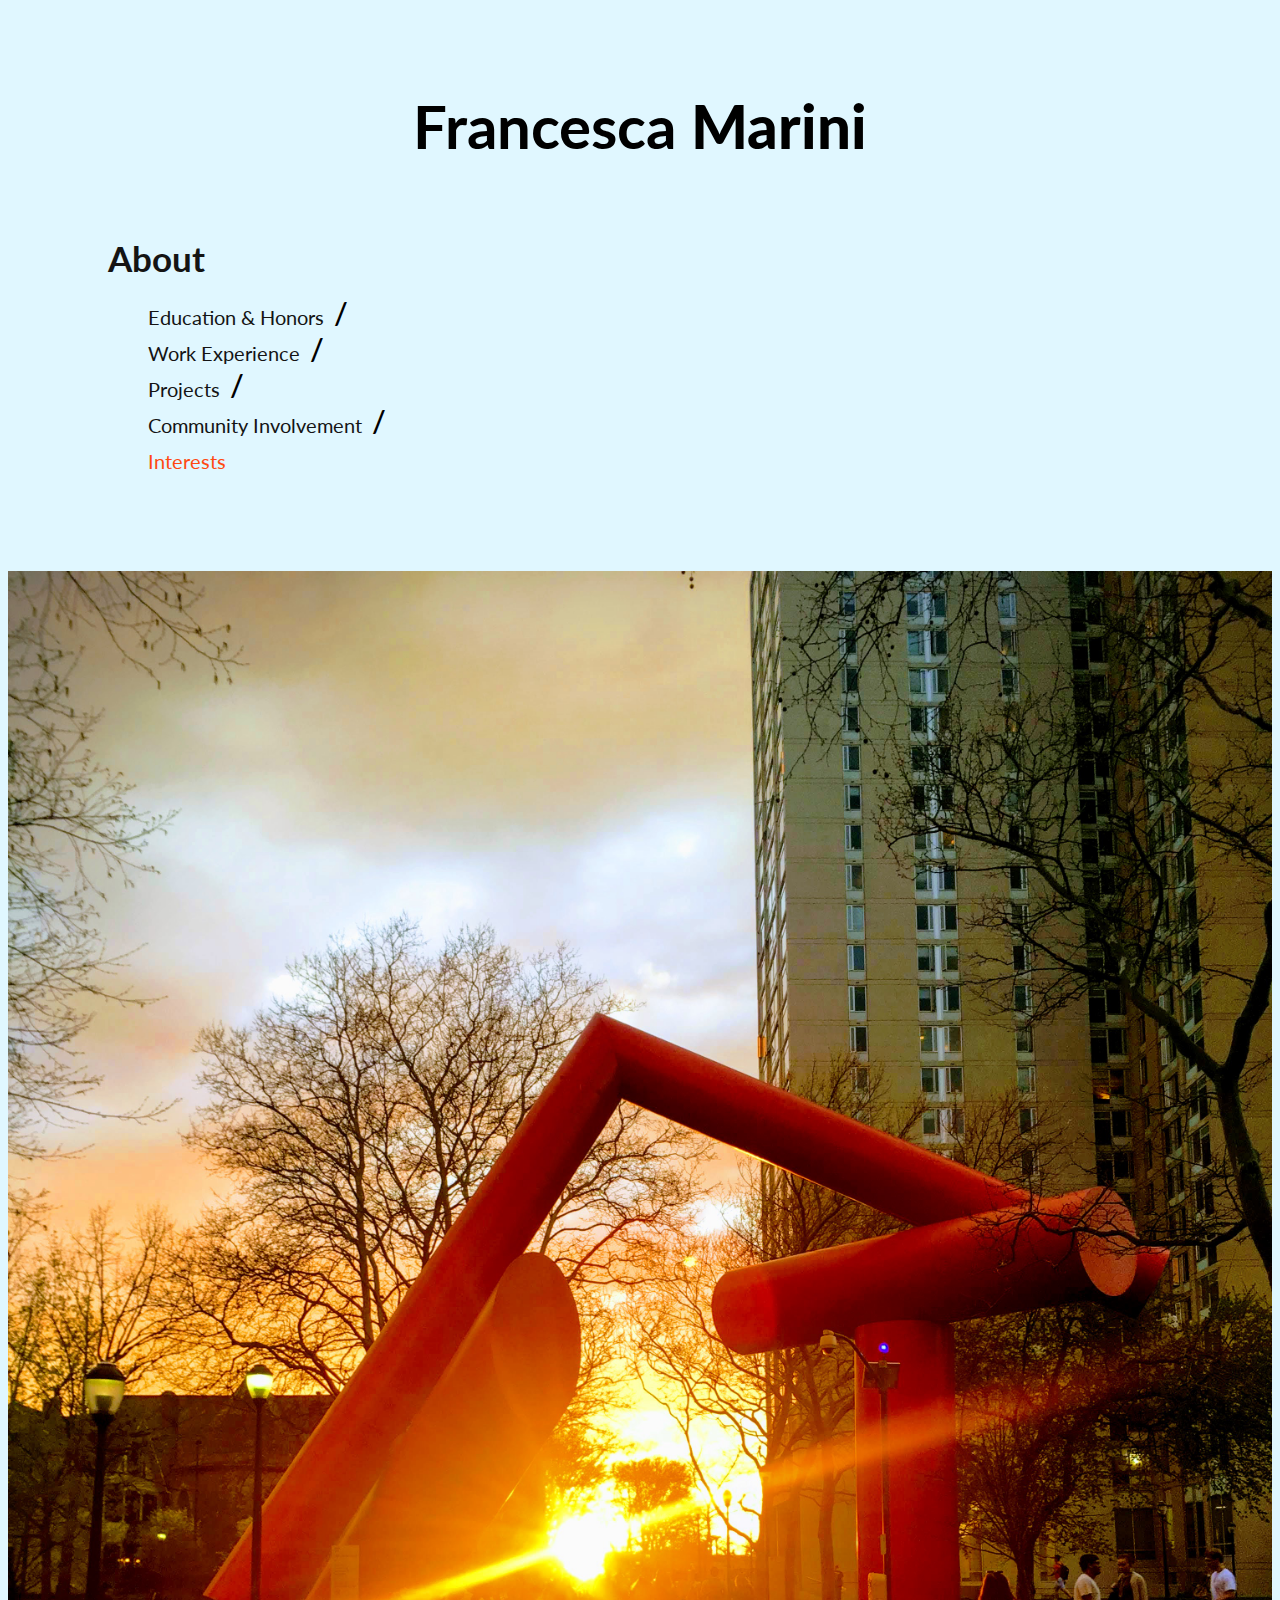
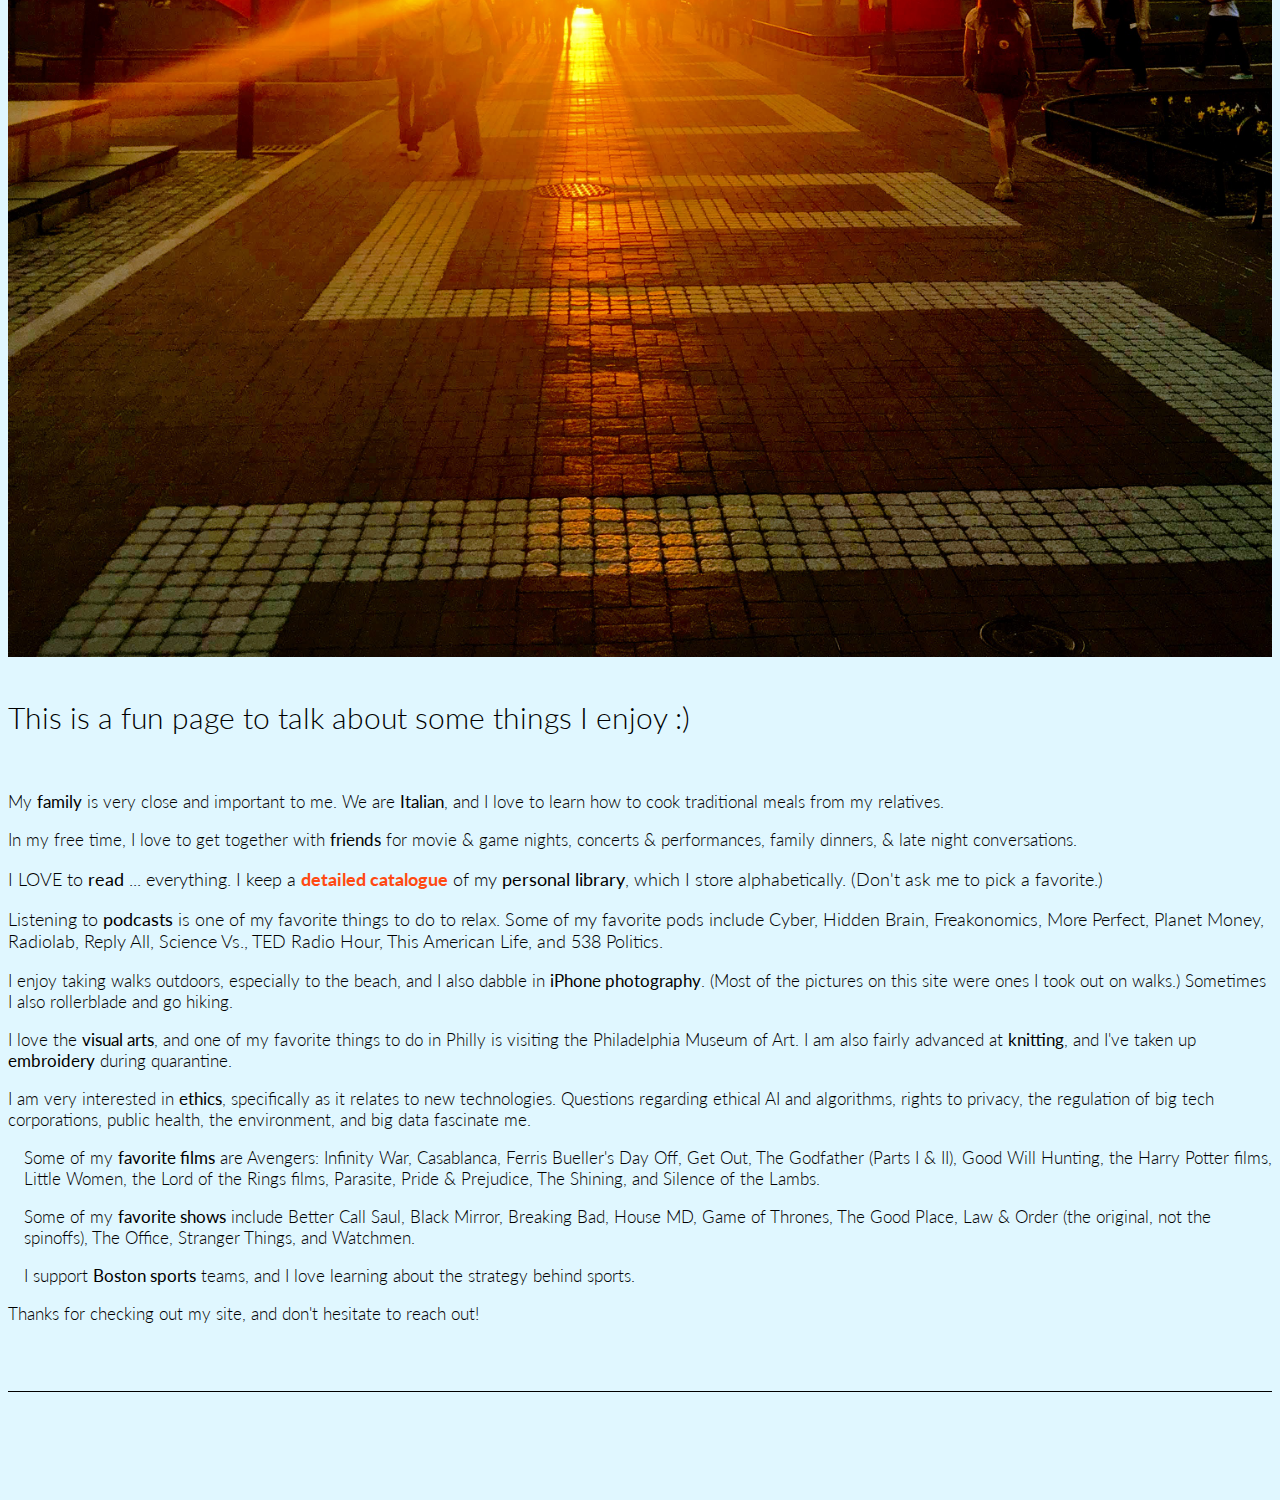
<file: extra.html>
<!DOCTYPE html>
<html lang="en" dir="ltr">
  <head>
    <meta charset="UTF-8">
    <meta name="viewport" content="width=device-width, initial-scale=1, shrink-to-fit=no">
    <title>Francesca Marini</title>
    <link href='https://fonts.googleapis.com/css?family=Lato:100,200,300,400,700' rel='stylesheet' type='text/css'>
    <link rel="stylesheet" href="https://stackpath.bootstrapcdn.com/bootstrap/4.1.3/css/bootstrap.min.css" integrity="sha384-MCw98/SFnGE8fJT3GXwEOngsV7Zt27NXFoaoApmYm81iuXoPkFOJwJ8ERdknLPMO" crossorigin="anonymous">
    <link rel="stylesheet" href="https://cdnjs.cloudflare.com/ajax/libs/font-awesome/4.7.0/css/font-awesome.min.css">
    <link rel="stylesheet" href="css/style.css" type="text/css">
    <link rel="icon" href="img/00e5ee.png">
    <script src="https://code.jquery.com/jquery-3.3.1.slim.min.js" integrity="sha384-q8i/X+965DzO0rT7abK41JStQIAqVgRVzpbzo5smXKp4YfRvH+8abtTE1Pi6jizo" crossorigin="anonymous"></script>
    <script src="https://cdnjs.cloudflare.com/ajax/libs/popper.js/1.14.3/umd/popper.min.js" integrity="sha384-ZMP7rVo3mIykV+2+9J3UJ46jBk0WLaUAdn689aCwoqbBJiSnjAK/l8WvCWPIPm49" crossorigin="anonymous"></script>
    <script src="https://stackpath.bootstrapcdn.com/bootstrap/4.1.3/js/bootstrap.min.js" integrity="sha384-ChfqqxuZUCnJSK3+MXmPNIyE6ZbWh2IMqE241rYiqJxyMiZ6OW/JmZQ5stwEULTy" crossorigin="anonymous"></script>
    <script src="https://threejs.org/build/three.min.js"></script>
    <script src="https://ajax.googleapis.com/ajax/libs/jquery/3.1.0/jquery.min.js"></script>
  </head>
  <body style="background-color: #e0f7ff;">
    <h1 style="text-align: center; padding-top: 50px;font-size: 60px; ">Francesca <strong>Marini</strong></h1>


    <nav class="navbar navbar-expand-lg navbar-light">

        <a class="link font35" href="index.html"><strong>About</strong></a>
        <div class="collapse navbar-collapse">
          <ul class="navbar-nav ml-auto">

            <li class="nav-item">
              <a class="link" style="font-size: 125%;"href="education.html">Education & Honors</a><span class="del">/</span>
            </li>
            <li class="nav-item">
              <a class="link" style="font-size: 125%;"href="experience.html">Work Experience</a><span class="del">/</span>
            </li>
            <li class="nav-item">
                <a class="link" style="font-size: 125%;"href="projects.html">Projects</a><span class="del">/</span>
              </li>
            <li class="nav-item">
              <a class="link"style="font-size: 125%;" href="community.html">Community Involvement</a><span class="del">/</span>
            </li>
            <li class="nav-item">
                <a class="link" style="font-size: 125%; color:#ff4911"href="extra.html">Interests</a><span class="del"></span>
              </li>
          </ul>
        </div>
    </nav>

    <div class="container section" style="padding-bottom: 50px;">
        <div class="row">
            <div class="col-md-6">
                
                <img src="img/Locust.jpg" alt="Locust" class="img-fluid rounded" width="100%" height="120%" style="padding-top: 0;"><br><br>


              </div>
              <div class="col-md-6">
                <h1 class="uni-title">This is a fun page to talk about some things I enjoy :)</h1><a href="" target="_blank"></a>
                <br>
                <p>My <strong>family</strong> is very close and important to me. We are <strong>Italian</strong>, and I love to learn how to cook traditional meals from my relatives. </p>

                <p>In my free time, I love to get together with <strong>friends</strong> for movie & game nights, concerts & performances, family dinners, & late night conversations.</p>

                <p style="font-size: 18px;">I LOVE to <strong>read</strong> ... everything. I keep a <a href="resources/Home Library Catalog.pdf" target="_blank">detailed catalogue</a> of my <strong>personal library</strong>, which I store alphabetically. (Don't ask me to pick a favorite.)</p>
                <p style="font-size: 18px;">Listening to <strong>podcasts</strong> is one of my favorite things to do to relax. Some of my favorite pods include 
                Cyber, Hidden Brain, Freakonomics, More Perfect, Planet Money, Radiolab, Reply All, Science Vs., TED Radio Hour, This American Life, and 538 Politics.</p>
                <p>I enjoy taking walks outdoors, especially to the beach, and I also dabble in <strong>iPhone photography</strong>. (Most of the pictures on this site were ones I took out on walks.) Sometimes I also rollerblade and go hiking.</p>
                <p>I love the <strong>visual arts</strong>, and one of my favorite things to do in Philly is visiting the Philadelphia Museum of Art. I am also fairly advanced at <strong>knitting</strong>, and I've taken up <strong>embroidery</strong> during quarantine.</p>
                <p>I am very interested in <strong>ethics</strong>, specifically as it relates to new technologies. Questions regarding ethical AI and algorithms, rights to privacy, the regulation of big tech corporations, public health, the environment, and big data fascinate me. </p>
                
            
              </div>
              <p style="padding-left: 12pt;">Some of my <strong>favorite films</strong> are Avengers: Infinity War, Casablanca, Ferris Bueller's Day Off, Get Out, The Godfather (Parts I & II), Good Will Hunting, the Harry Potter films, Little Women, the Lord of the Rings films, Parasite, Pride & Prejudice, The Shining, and Silence of the Lambs.</p>

              <p style="padding-left: 12pt;">Some of my <strong>favorite shows</strong> include Better Call Saul, Black Mirror, Breaking Bad, House MD, Game of Thrones, The Good Place, Law & Order (the original, not the spinoffs), The Office, Stranger Things, and Watchmen.</p>
                <p style="padding-left: 12pt;">I support <strong>Boston sports</strong> teams, and I love learning about the strategy behind sports. </p>
                <div class="col-md-6">                <p>Thanks for checking out my site, and don't hesitate to reach out!</p>
                </div>

               </div>
    
    </div>


    <div class="container" style="padding-top: 100px; padding-bottom: 0px;">
        <div class="row">
        </div>
      </div>
    

  </body>
</html>
</file>
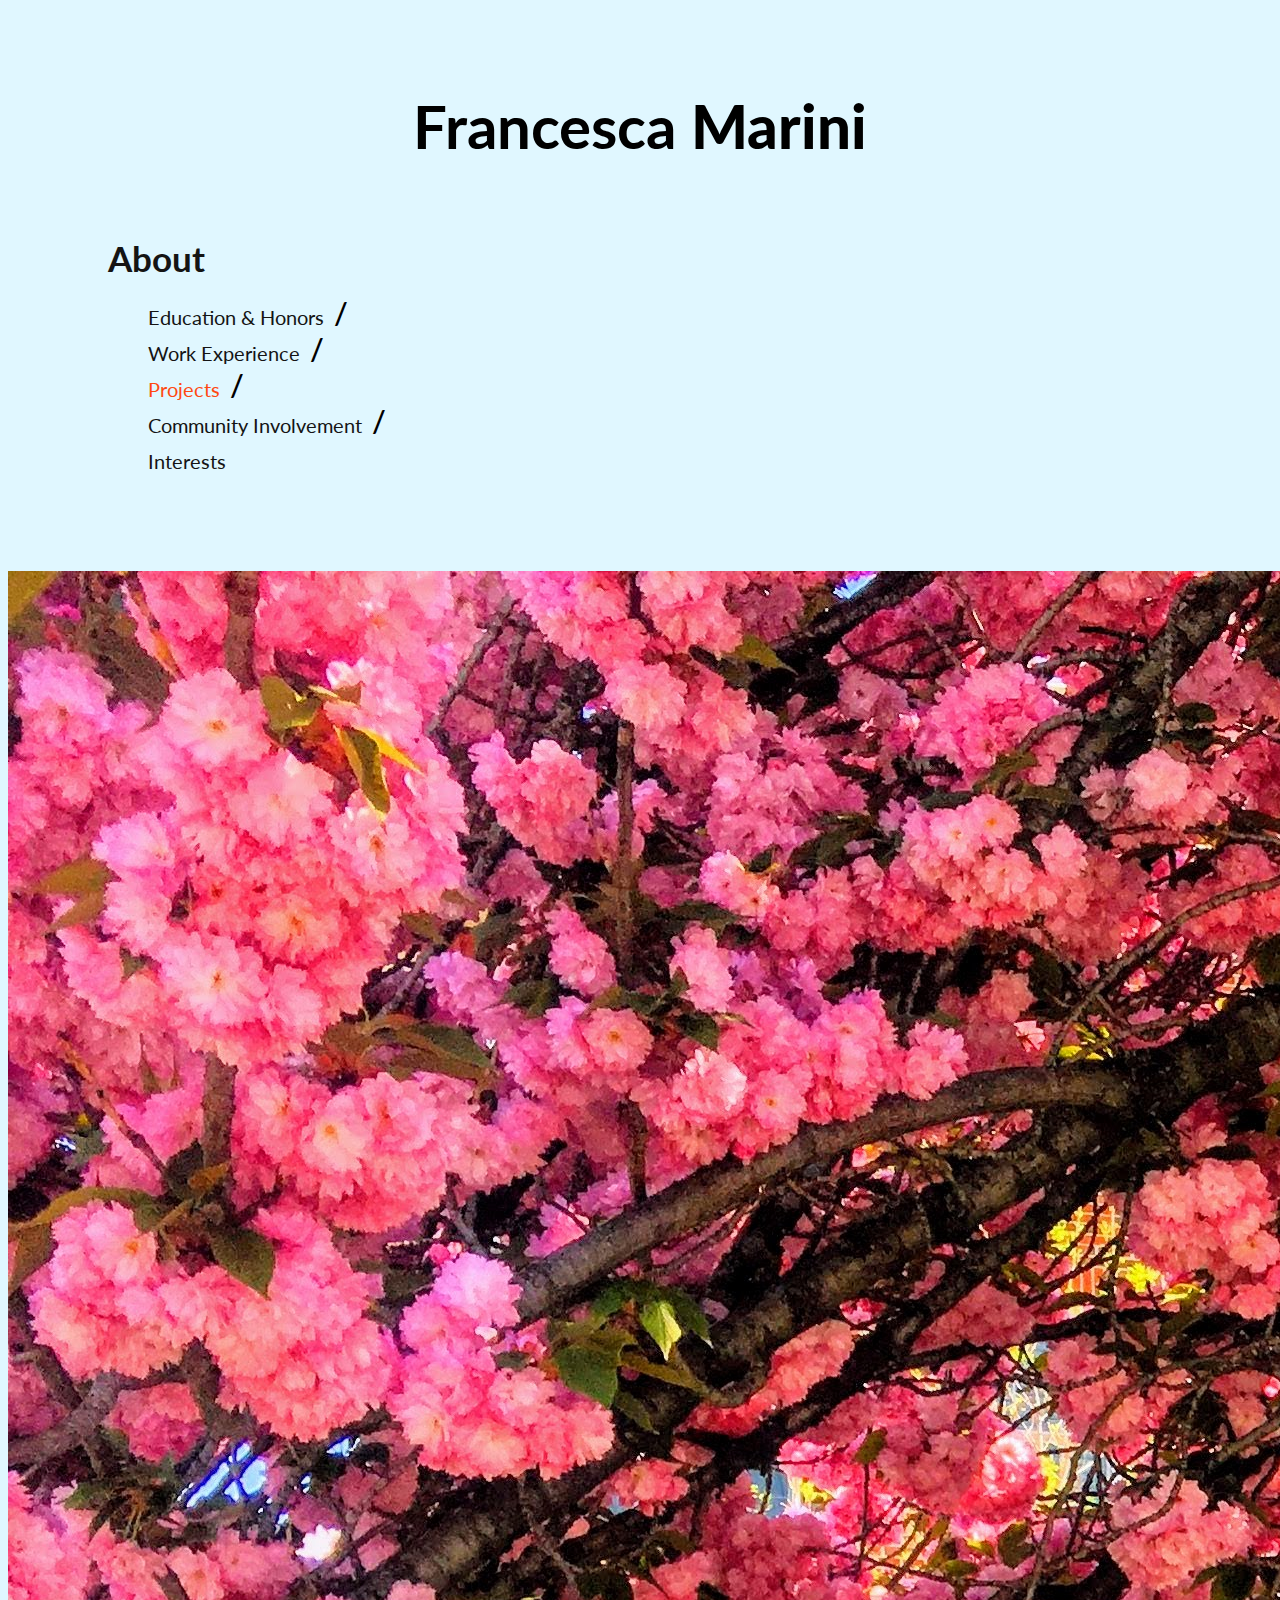
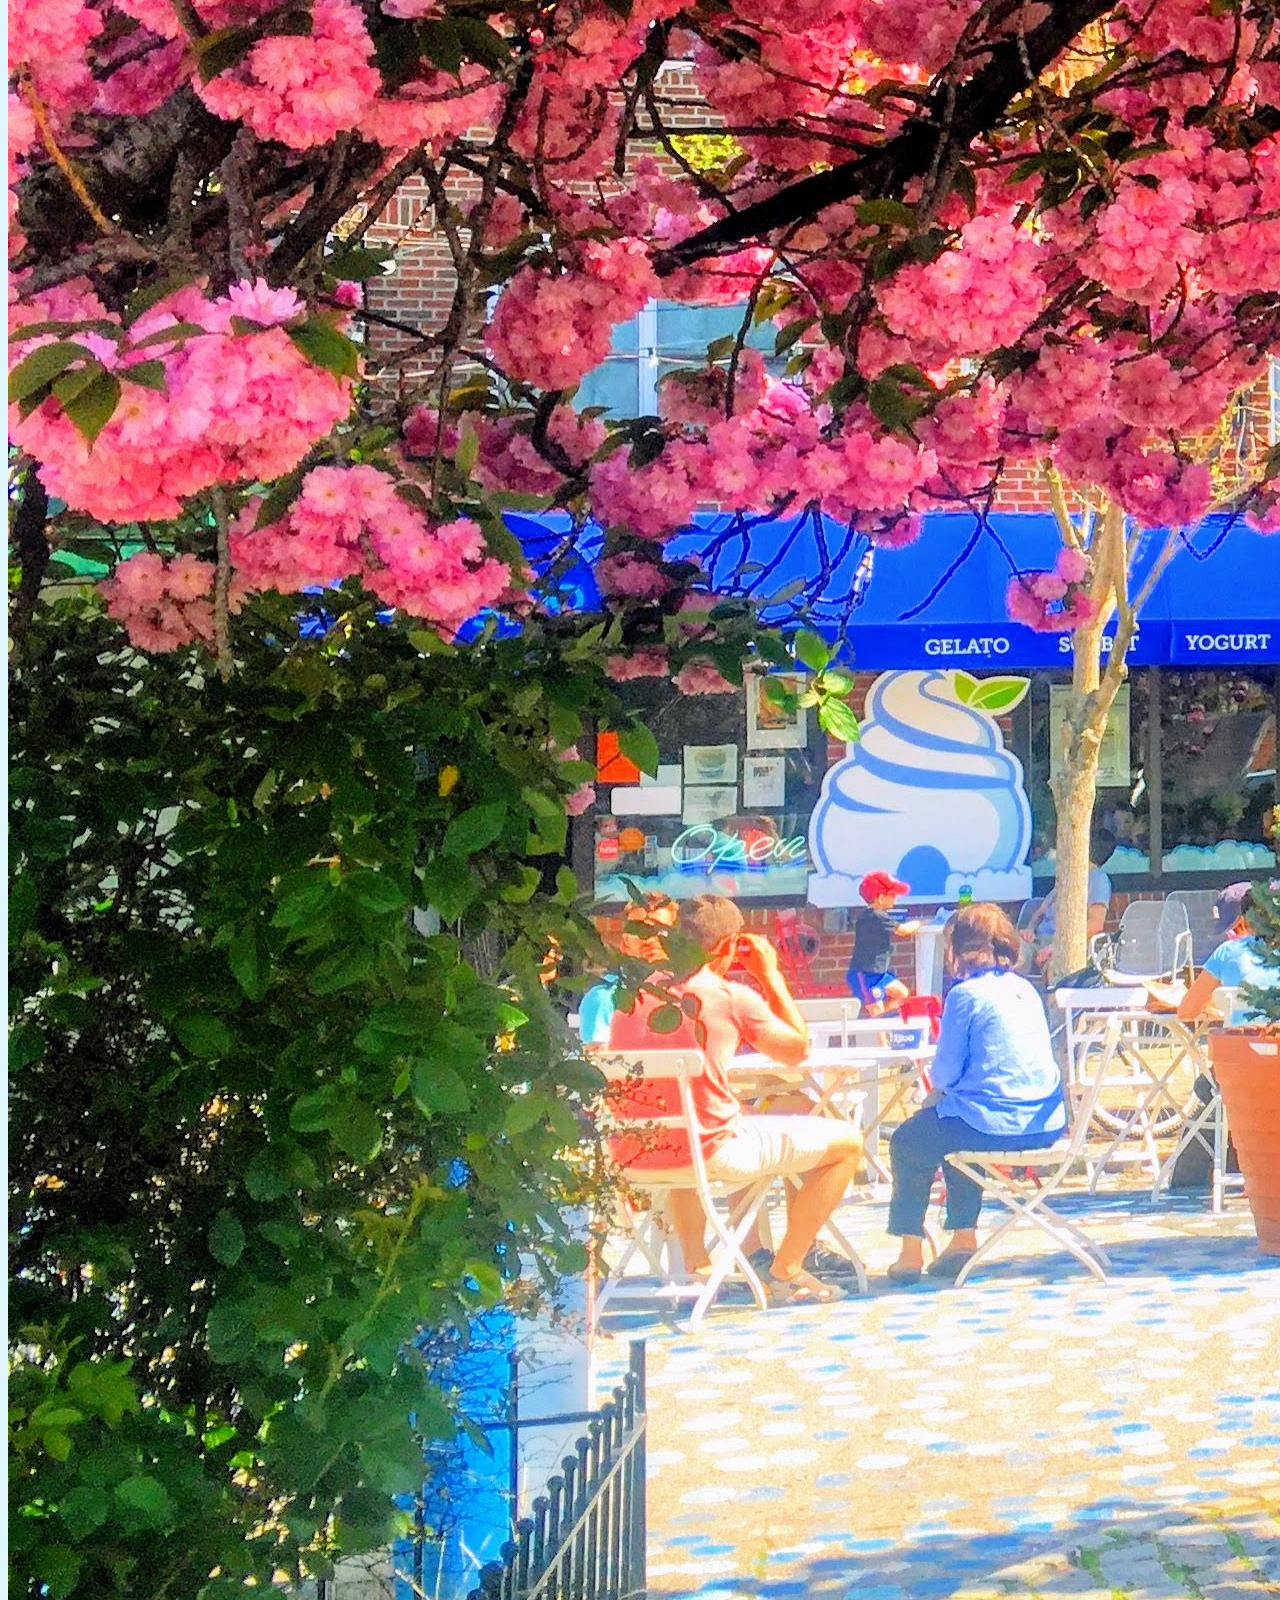
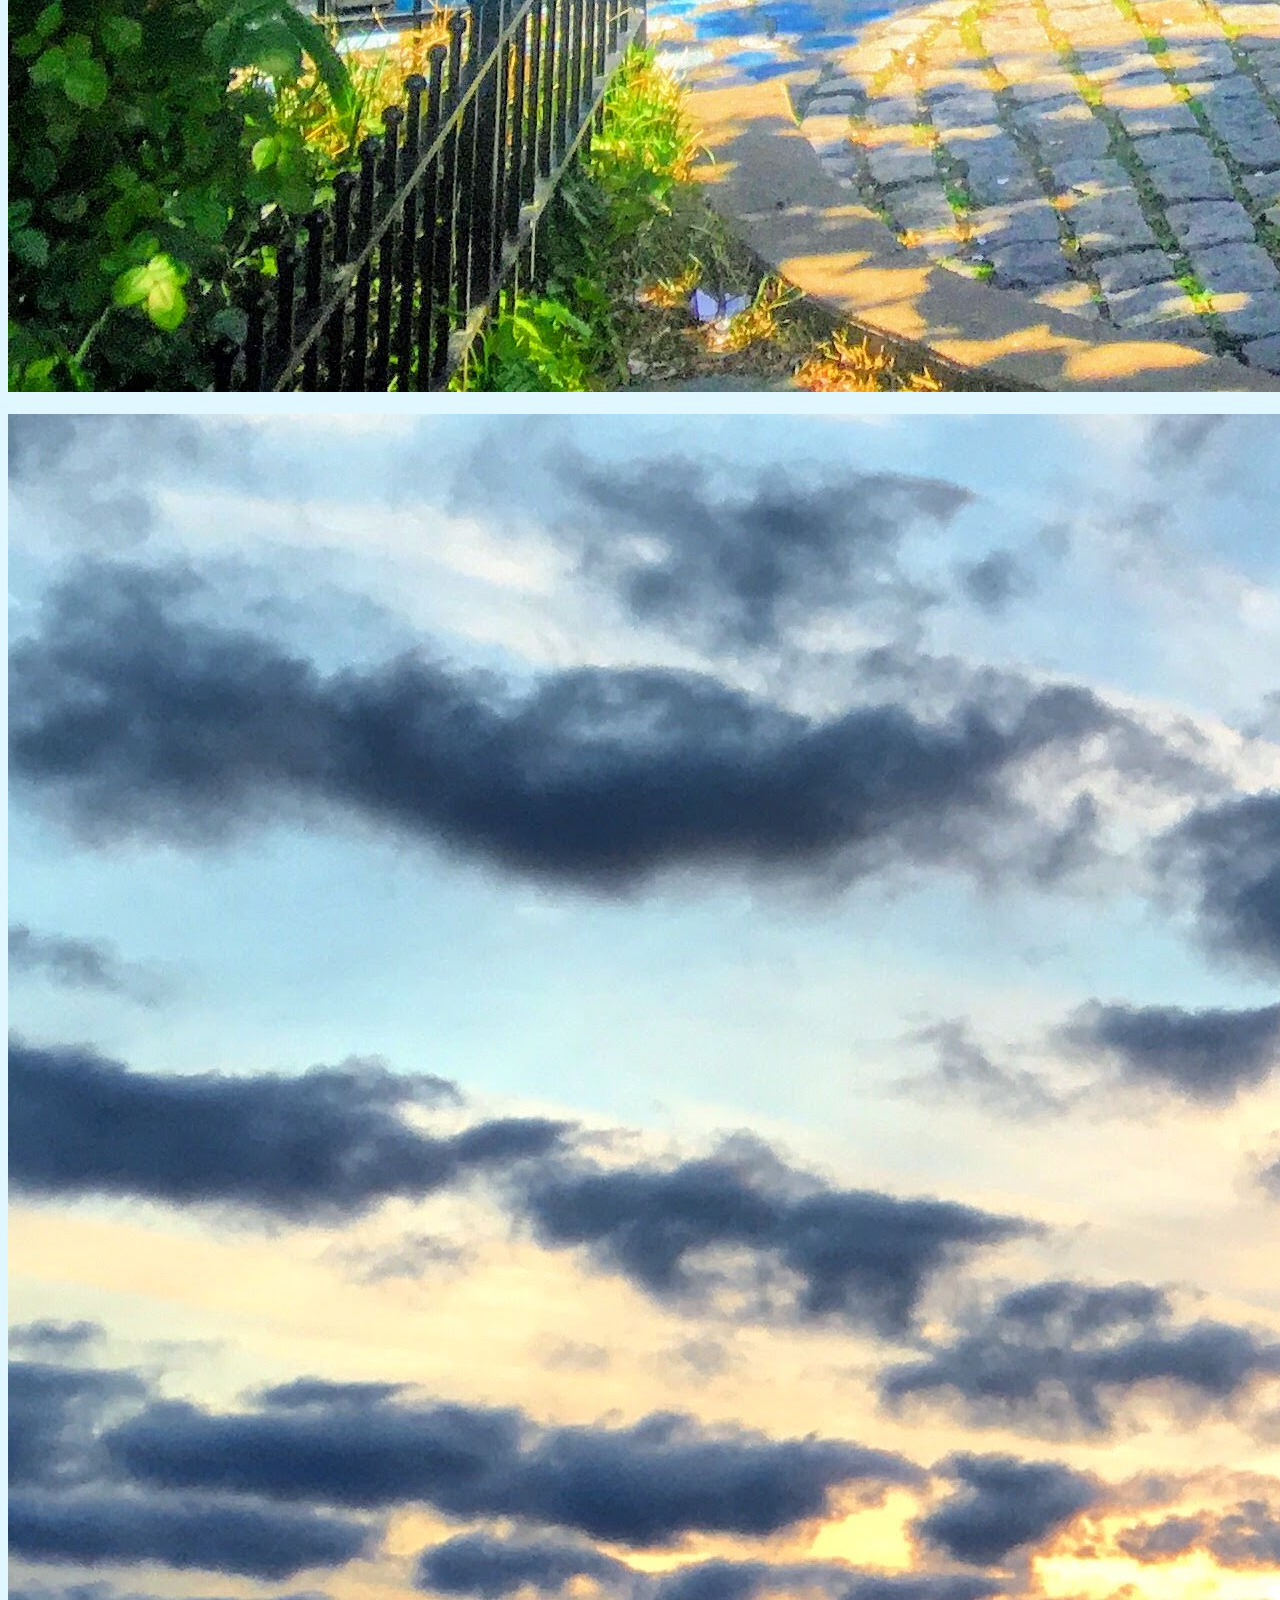
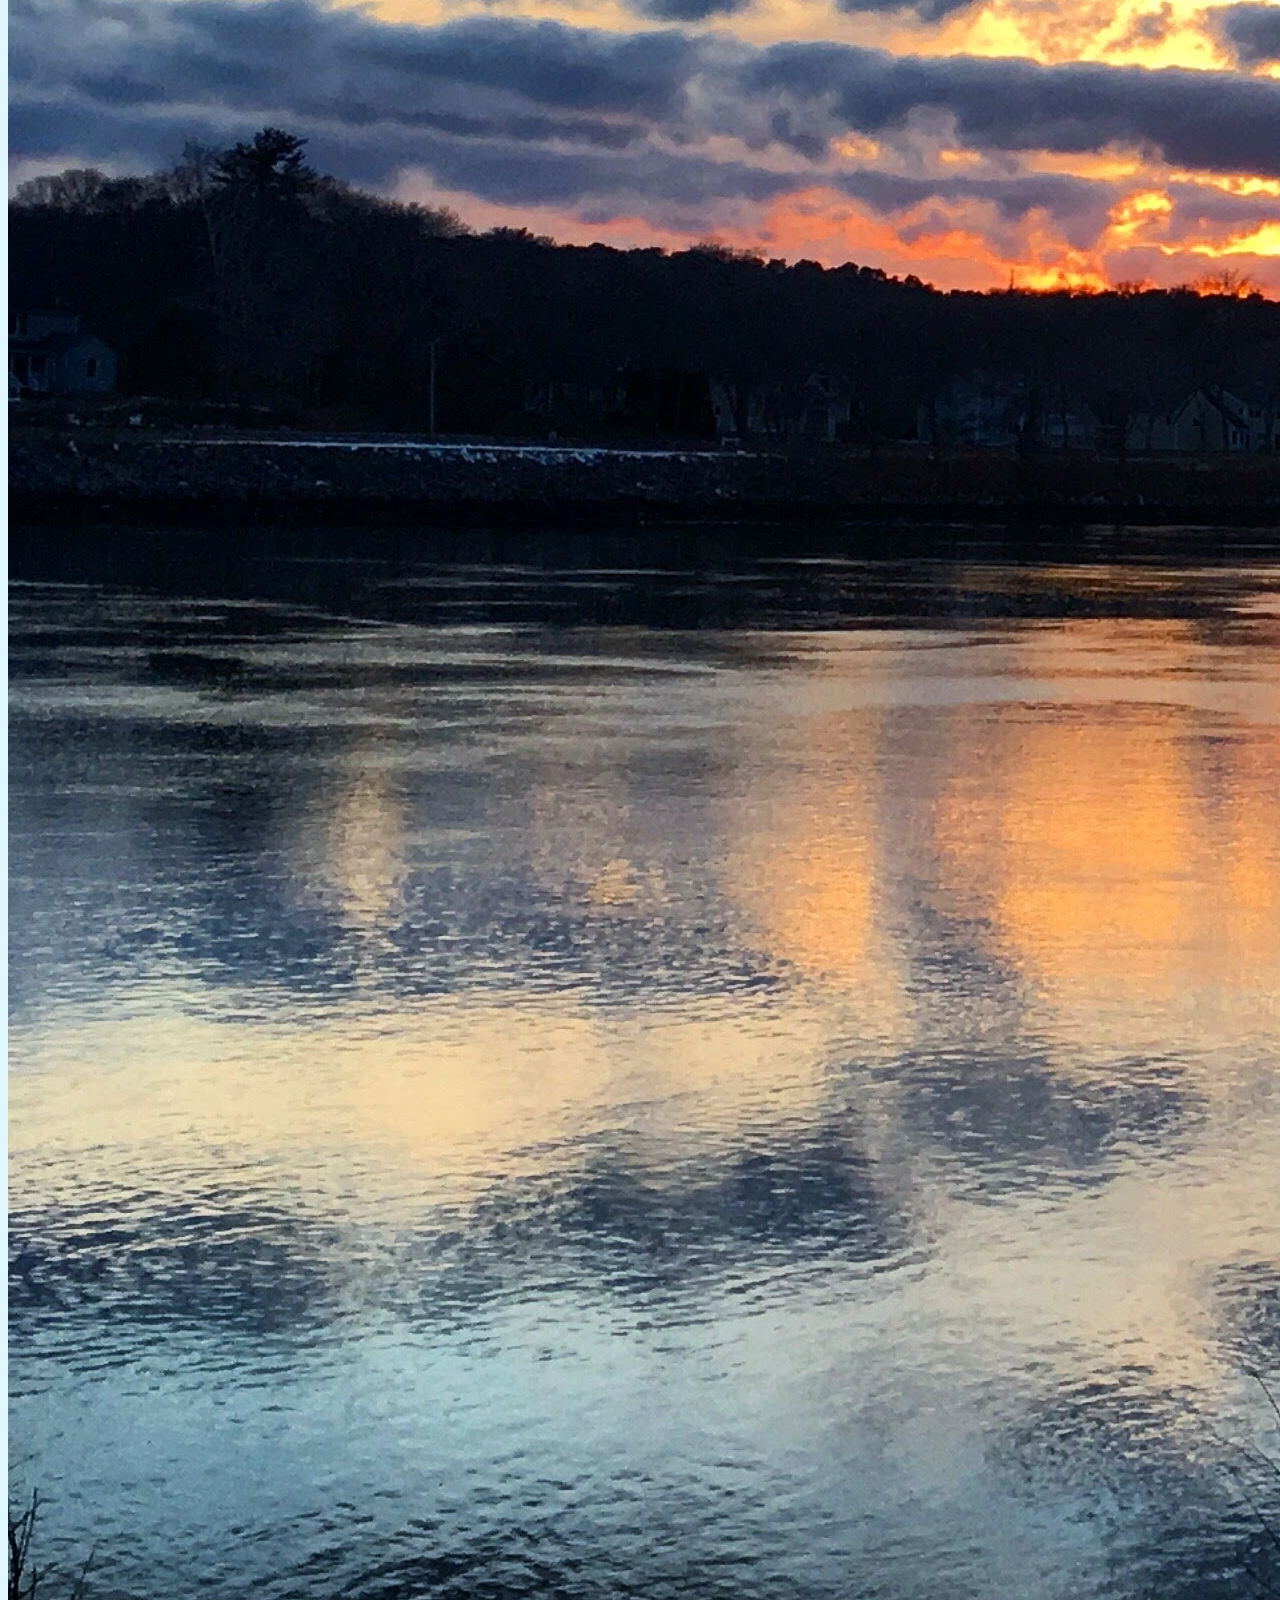
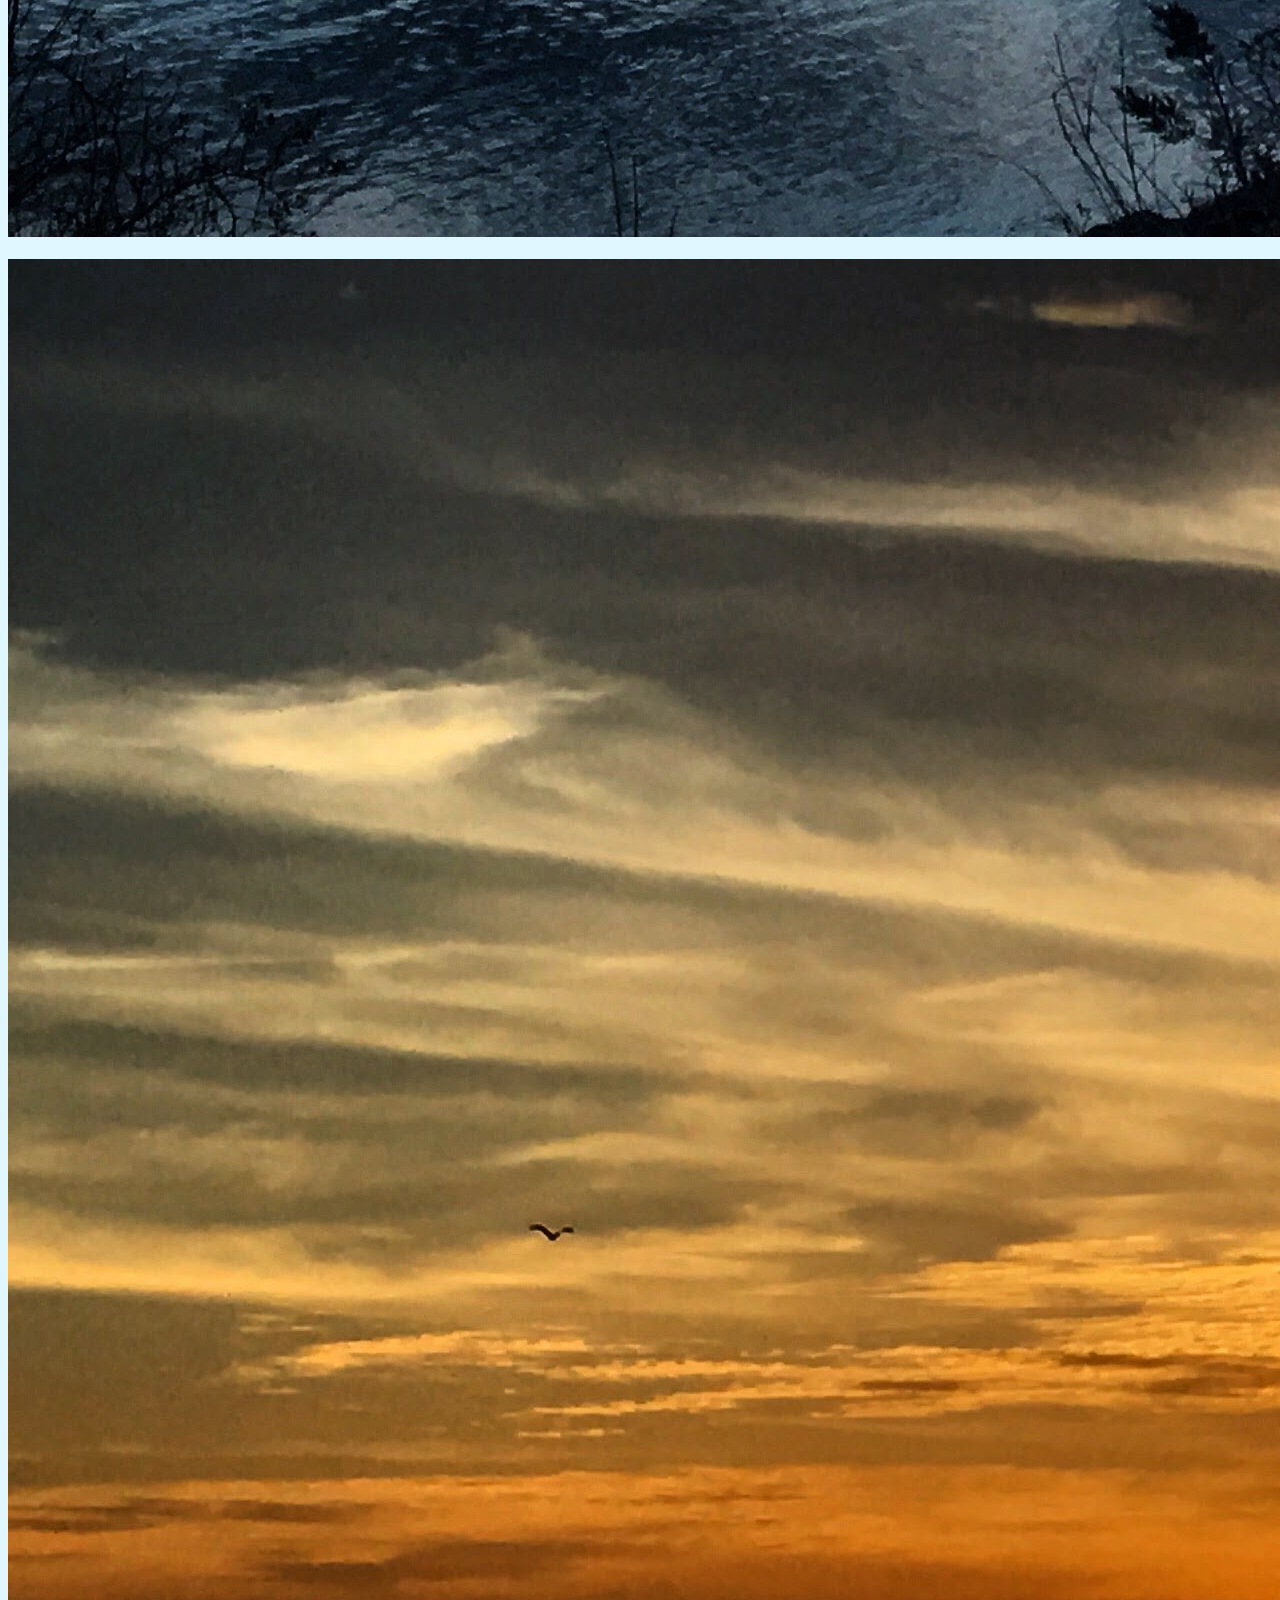
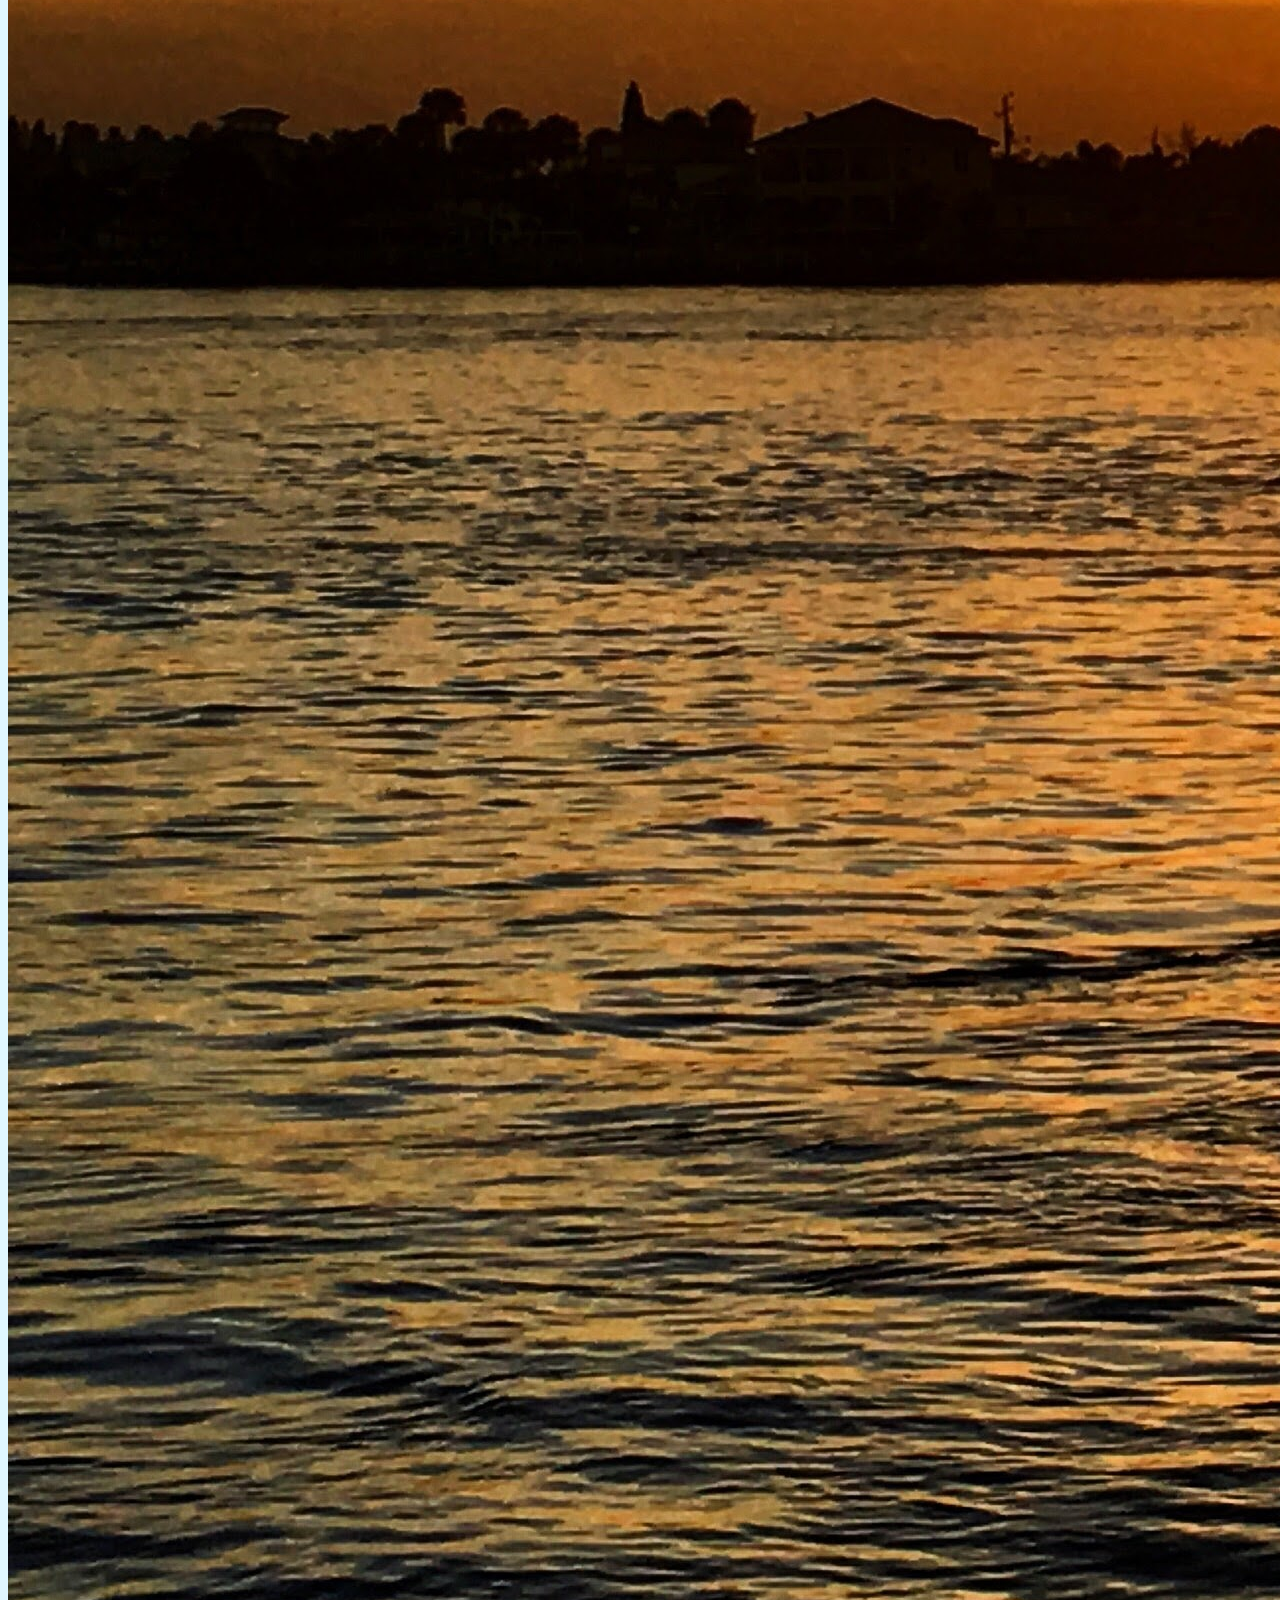
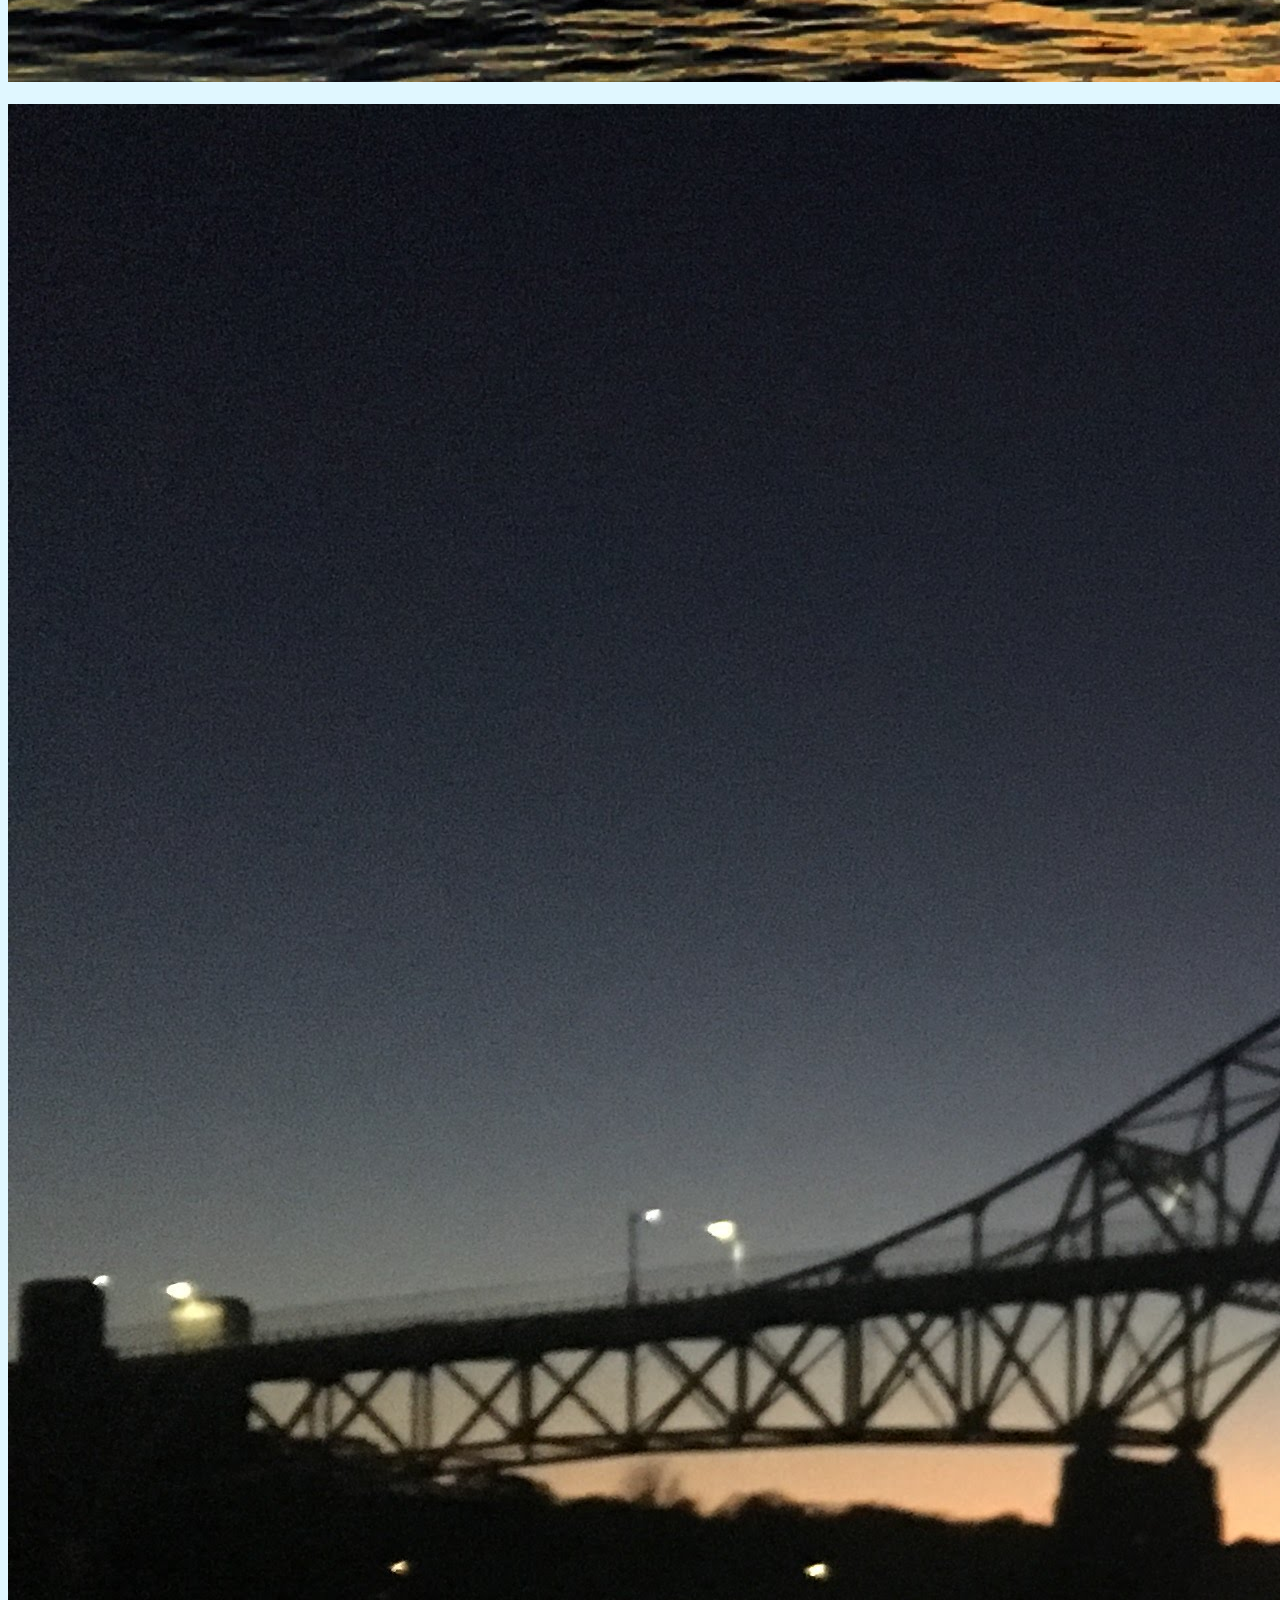
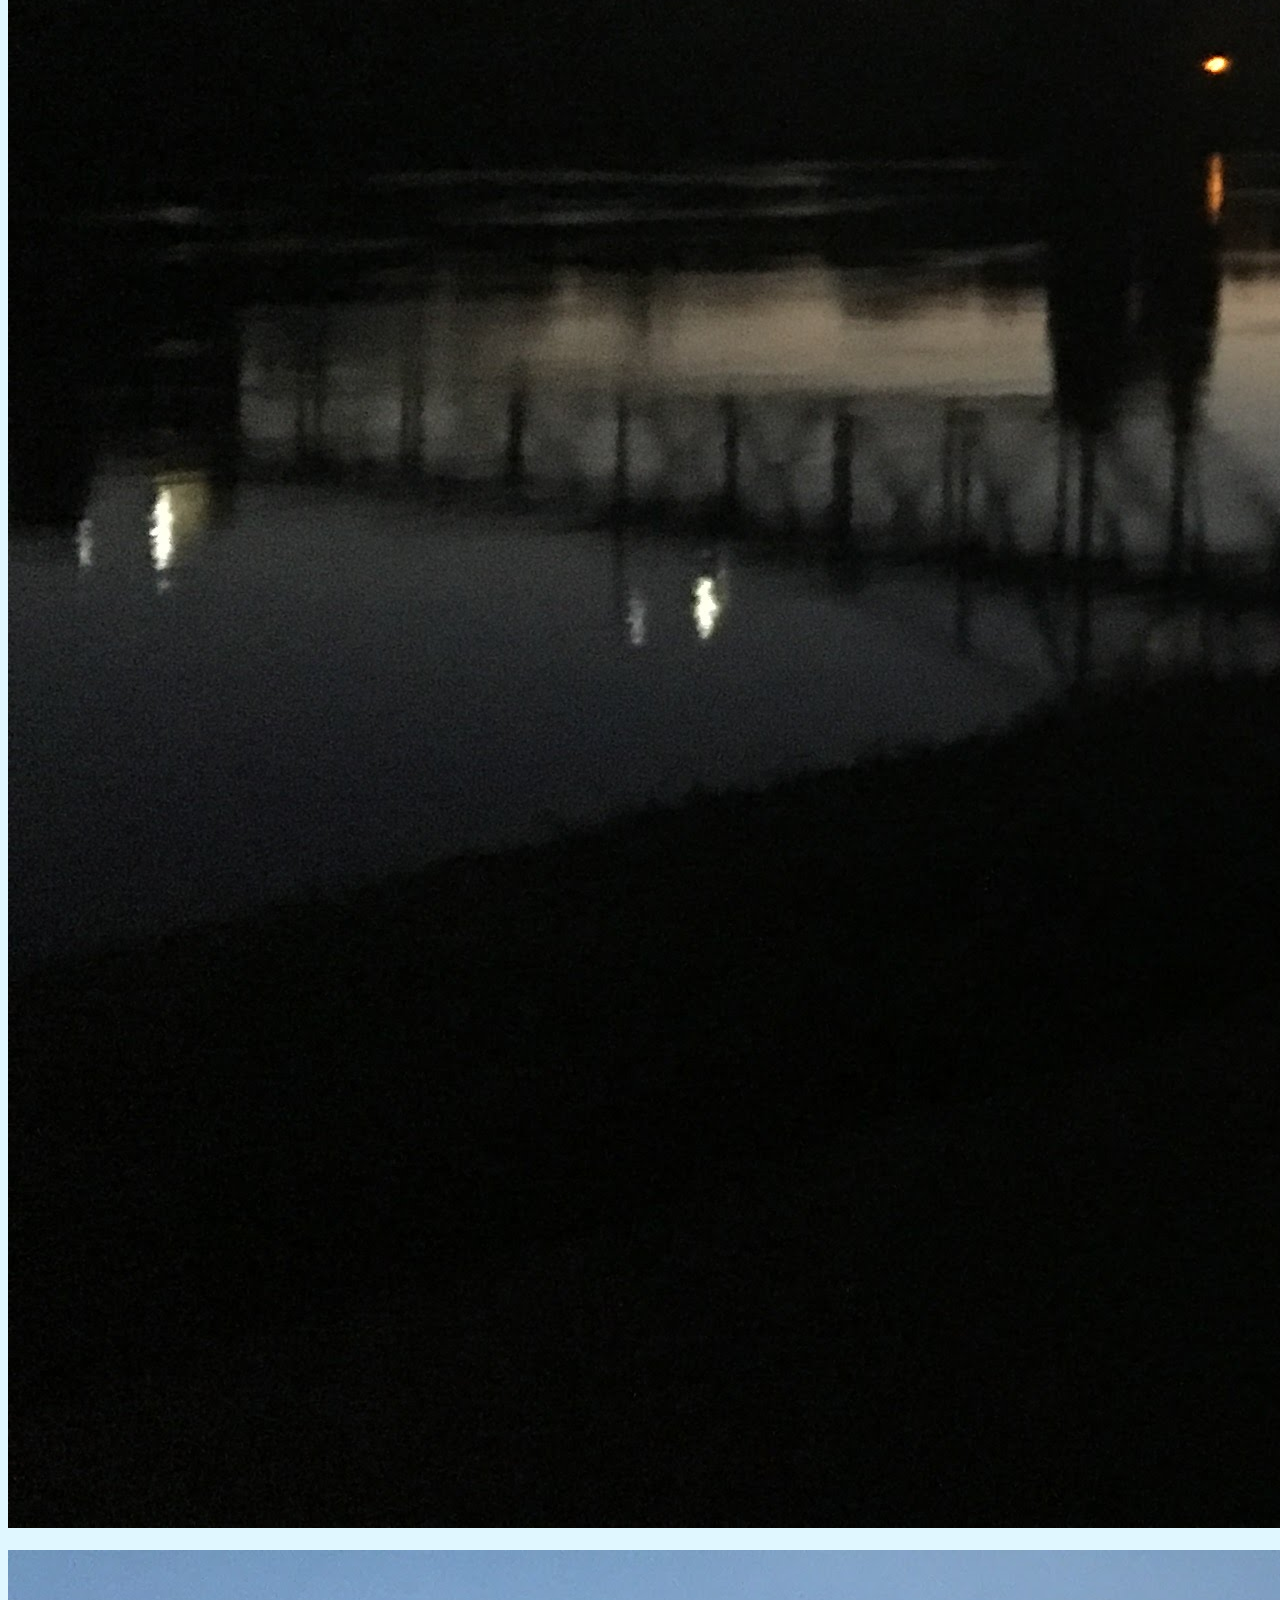
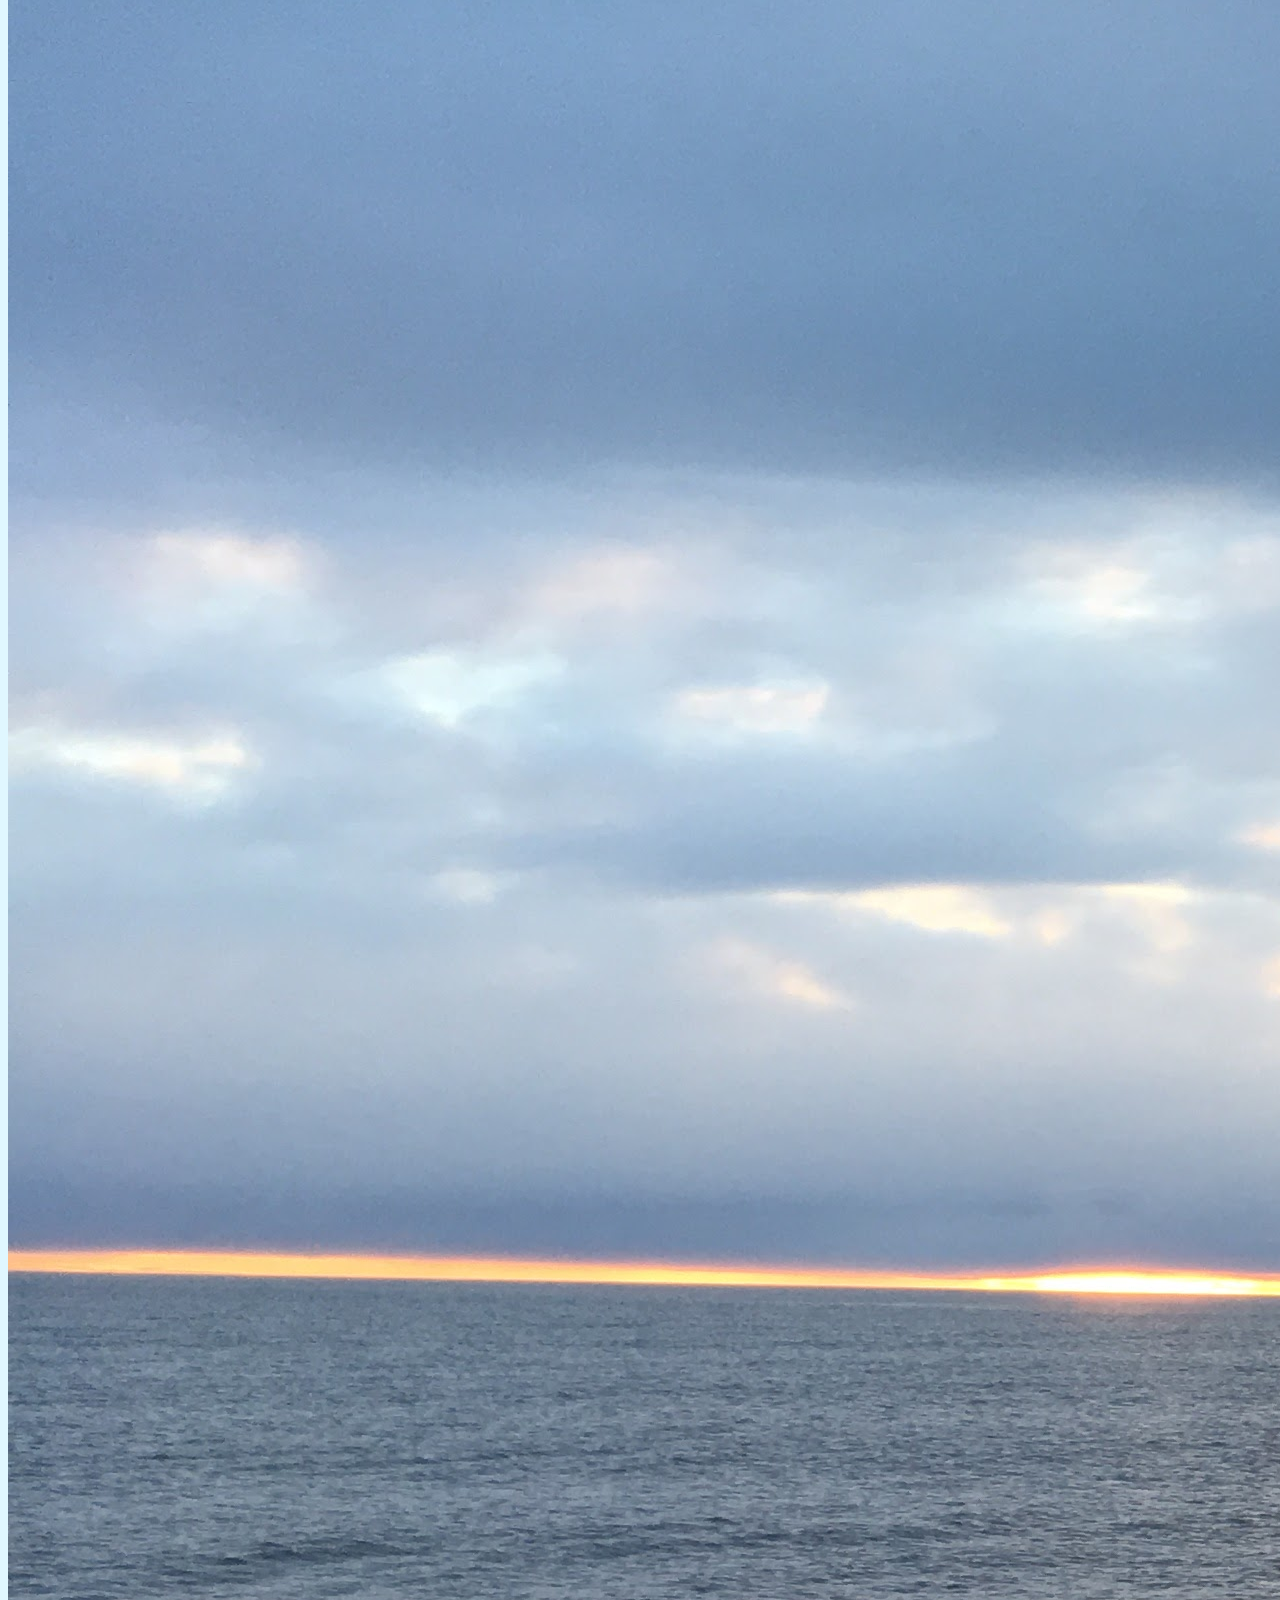
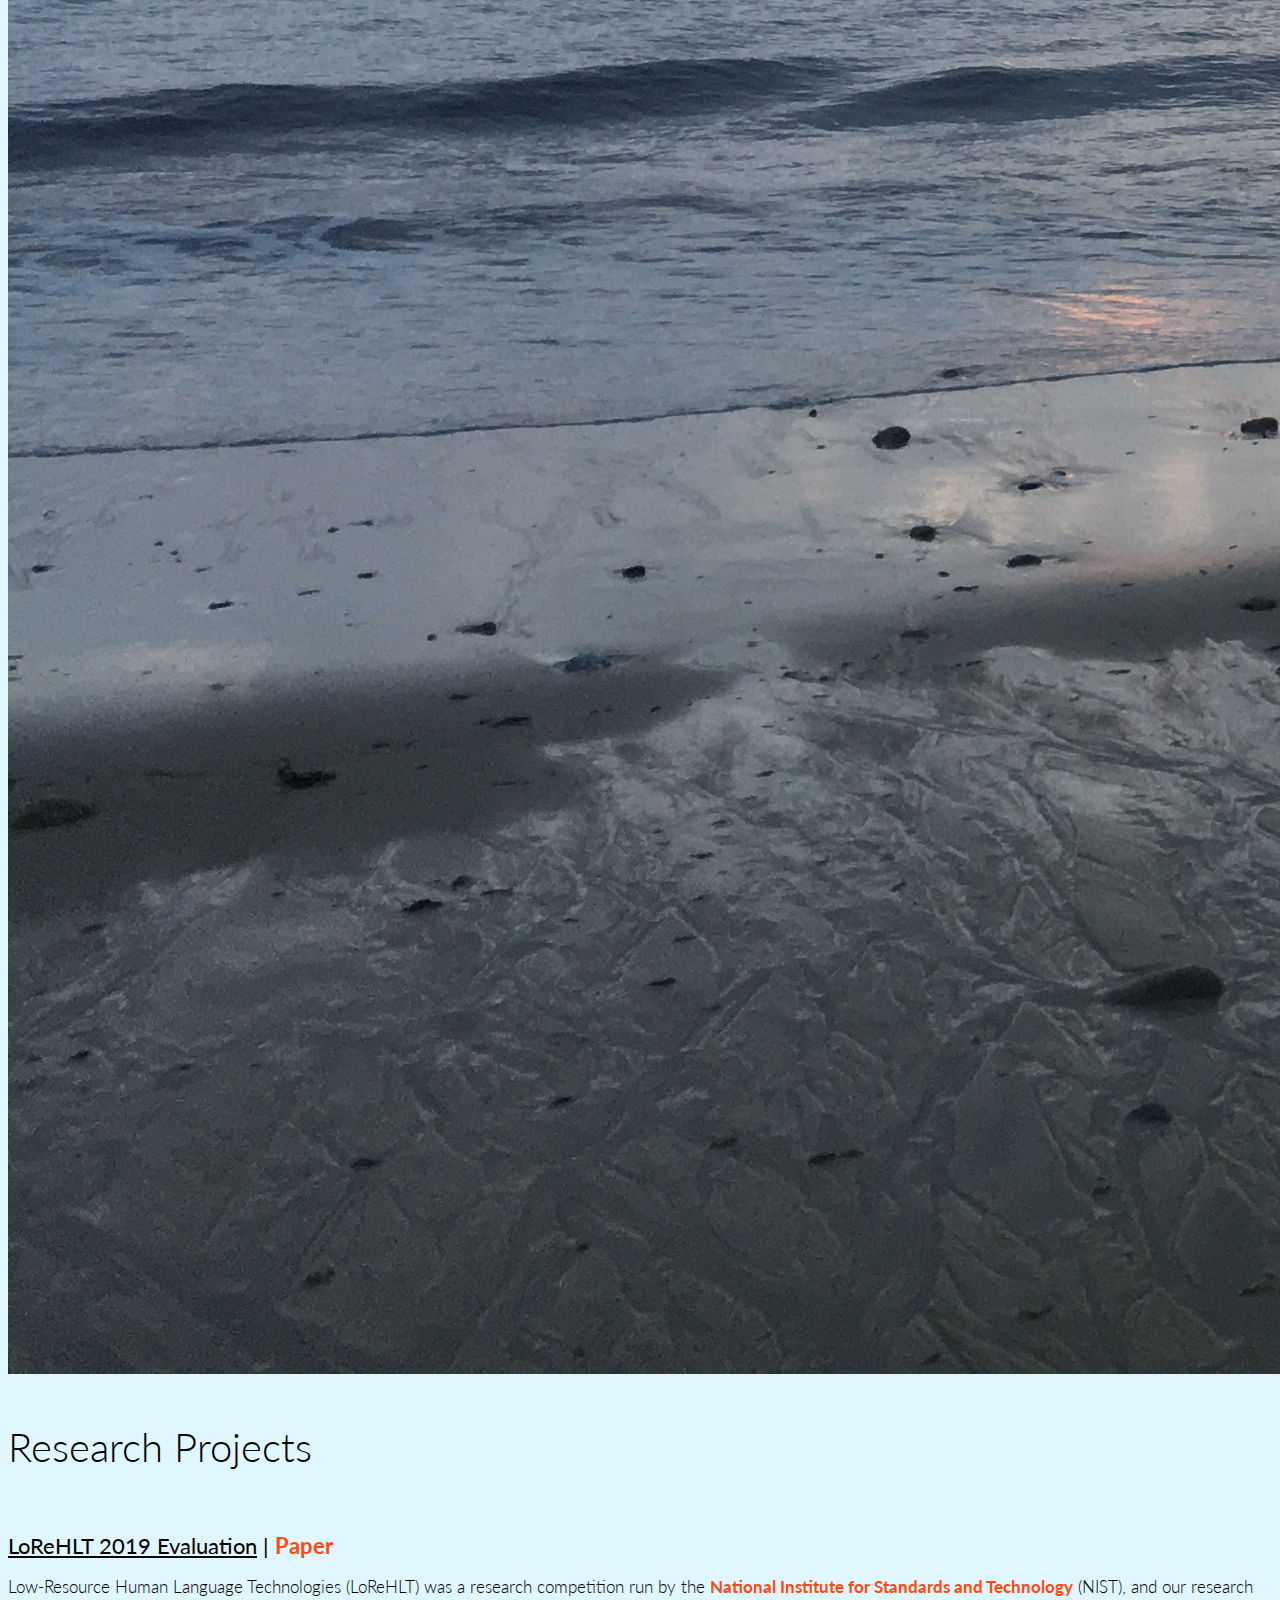
<file: projects.html>
<!DOCTYPE html>
<html lang="en" dir="ltr">
  <head>
    <meta charset="UTF-8">
    <meta name="viewport" content="width=device-width, initial-scale=1, shrink-to-fit=no">
    <title>Francesca Marini</title>
    <link href='https://fonts.googleapis.com/css?family=Lato:100,200,300,400,700' rel='stylesheet' type='text/css'>
    <link rel="stylesheet" href="https://stackpath.bootstrapcdn.com/bootstrap/4.1.3/css/bootstrap.min.css" integrity="sha384-MCw98/SFnGE8fJT3GXwEOngsV7Zt27NXFoaoApmYm81iuXoPkFOJwJ8ERdknLPMO" crossorigin="anonymous">
    <link rel="stylesheet" href="https://cdnjs.cloudflare.com/ajax/libs/font-awesome/4.7.0/css/font-awesome.min.css">
    <link rel="stylesheet" href="css/style.css" type="text/css">
    <link rel="icon" href="img/00e5ee.png">
    <script src="https://code.jquery.com/jquery-3.3.1.slim.min.js" integrity="sha384-q8i/X+965DzO0rT7abK41JStQIAqVgRVzpbzo5smXKp4YfRvH+8abtTE1Pi6jizo" crossorigin="anonymous"></script>
    <script src="https://cdnjs.cloudflare.com/ajax/libs/popper.js/1.14.3/umd/popper.min.js" integrity="sha384-ZMP7rVo3mIykV+2+9J3UJ46jBk0WLaUAdn689aCwoqbBJiSnjAK/l8WvCWPIPm49" crossorigin="anonymous"></script>
    <script src="https://stackpath.bootstrapcdn.com/bootstrap/4.1.3/js/bootstrap.min.js" integrity="sha384-ChfqqxuZUCnJSK3+MXmPNIyE6ZbWh2IMqE241rYiqJxyMiZ6OW/JmZQ5stwEULTy" crossorigin="anonymous"></script>
    <script src="https://threejs.org/build/three.min.js"></script>
    <script src="https://ajax.googleapis.com/ajax/libs/jquery/3.1.0/jquery.min.js"></script>
  </head>
  <body style="background-color: #e0f7ff;">
    <h1 style="text-align: center; padding-top: 50px;font-size: 60px; ">Francesca <strong>Marini</strong></h1>


    <nav class="navbar navbar-expand-lg navbar-light">

        <a class="link font35" href="index.html"><strong>About</strong></a>
        <div class="collapse navbar-collapse">
          <ul class="navbar-nav ml-auto">

            <li class="nav-item">
              <a class="link" style="font-size: 125%;"href="education.html">Education & Honors</a><span class="del">/</span>
            </li>
            <li class="nav-item">
                <a class="link" style="font-size: 125%;"href="experience.html">Work Experience</a><span class="del">/</span>
              </li>
            <li class="nav-item">
                <a class="link" style="font-size: 125%; color:#ff4911"href="projects.html">Projects</a><span class="del">/</span>
              </li>
            <li class="nav-item">
              <a class="link"style="font-size: 125%;" href="community.html">Community Involvement</a><span class="del">/</span>
            </li>
            <li class="nav-item">
                <a class="link" style="font-size: 125%;"href="extra.html">Interests</a><span class="del"></span>
              </li>
          </ul>
        </div>
    </nav>

    <div class="container section" style="padding-bottom: 50px;">
        <div class="row"> 
            <div class="col-md-6">
                <img src="img/Penn5.jpg" alt="Penn5" class="img-fluid rounded" min-width="50%" min-height="50%" style="padding-top: 0;"><br><br>
                <img src="img/Bridge.JPG" alt="Bridge" class="img-fluid rounded" min-width="50%" min-height="50%" style="padding-top: 0;"><br><br>
                <img src="img/NSB.jpg" alt="NSB" class="img-fluid rounded" min-width="50%" min-height="50%" style="padding-top: 0;"><br><br>
                <img src="img/Bridge2.JPG" alt="Bridge2" class="img-fluid rounded" min-width="50%" min-height="50%" style="padding-top: 0;"><br><br>
                <img src="img/Beach.JPG" alt="Beach" class="img-fluid rounded" min-width="50%" min-height="50%" style="padding-top: 0;"><br><br>

            </div>

              <div class="col-md-6">
                <h1 class="uni-title"style="font-size: 40px;">Research Projects</h1><br>

            <h1 class="uni-class" style="font-size: 22px;"><u>LoReHLT 2019 Evaluation</u> | <a href="resources/lorelei.pdf" target="_blank">Paper</a> </h1>
        <p>Low-Resource Human Language Technologies (LoReHLT) was a research competition run by the <a href="https://en.wikipedia.org/wiki/National_Institute_of_Standards_and_Technology" target="_blank">National Institute for Standards and Technology</a> (NIST), and our research team was funded by the US <a href="https://en.wikipedia.org/wiki/DARPA" target="_blank">Defense Advanced Research Projects Agency</a> (DARPA) and by a focused award from Google.</p>
        <p>This competition requires research teams to develop an NLP pipeline for <strong>low-resource languages</strong>, or languages that have very little available text data. 
          For example, if there were some kind of event (such as a natural disaster or political protest) in a remote region where a low-resource language is spoken, such a pipeline would allow first responders to know what is occurring in the region based on local news articles and Tweets without obtaining a translator, who might be difficult to find.</p>
          <p>I specifically worked on the <a href="https://en.wikipedia.org/wiki/Named-entity_recognition" target="_blank">Named Entity Recognition</a> (NER) team, which developed a system to identify proper names and locations in languages such as Ilocano and Odia.
          Our team achieved the highest scores in this competition.</p><br>
          <h1 class="uni-class" style="font-size: 22px;"><u>Non-Speaker Annotation for Low-Resource NER</u> | <a href="resources/low-resource.pdf" target="_blank">Paper</a> </h1>

        <p>Building off of the LoReHLT 2019 project, we conducted a study in which non-native speakers of Indonesian, Russian, and Hindi annotated data for <strong>Named Entity Recognition</strong>, as a proof of concept. 
          For research projects like LoReHLT dealing with <strong>low-resource languages</strong>, the prevailing thought was that data annotation must be done by fluent speakers of the rare language. </p>
          <p>We demonstrated that non-native speakers of a language can annotate training data for NER which provides fairly strong model performance; 
          this means that there is less need to find fluent speakers  of such a language, which can be costly and time consuming. 
        </p><br>
        <h1 class="uni-class" style="font-size: 22px;"><u>Semantic Role Labeling for English Prepositions</u> </h1>

        <p><a href="https://en.wikipedia.org/wiki/Semantic_role_labeling" target="_blank">Semantic Role Labeling</a> (SRL) is an NLP task which is focused on identifying arguments of a specific part of speech. Typically, this task focuses on verbs, but it can be applied to many parts of speech.
          One application for this type of NLP task is Event detection, which has applications in many fields, including security, public health and medicine, environmental sciences, and business. </p>
          <p>For an <strong>independent research project</strong> under the supervision of Professor Dan Roth, I have manually annotated a dataset and built a machine learning pipeline which performs both SRL and Sense Disambiguation classification on prepositions. 
          This is an ongoing research project which I have been working on now for almost a year. 
        </p>
        <br><br><br><br>
            <h1 class="uni-title"style="font-size: 40px;">Writing Samples</h1><br>
                
            <h1 class="uni-class" style="font-size: 22px;"><u>Technical Paper:</u> </h1>

            <p><a href="resources/MS Paper Final.pdf" target="_blank">An Explanation of the Gender Disparity in Multiple Sclerosis: Investigating the Genetic and Hormonal Bases for Increased Frequency of MS in Women</a> </p>
                <p>This paper was written for the class, Neurobiology of Brain Disorders. It was selected as an exemplary research paper to be used as an example for future students of the course. It presents a novel theory for why women are much more likely to develop MS than men by connecting several recent research findings.</p>
            <h1 class="uni-class" style="font-size: 22px;"><u>Argumentative Paper:</u></h1>
            <p><a href="resources/Abortion Paper.pdf" target="_blank">Response to Don Marquis' "Why Abortion is Immoral"</a></p>
            <p>This paper was written for a Philosophical Ethics course. It presents a critique of Don Marquis' "Why Abortion is Immoral", arguing that Marquis' logic is based on a flawed premise.</p>
            <h1 class="uni-class" style="font-size: 22px;"><u>Argumentative Paper:</u> </h1>
            <p><a href="resources/Utilitarianism Paper.pdf" target="_blank">In Support of Philippa Foot's "Utilitarianism and the Virtues"</a></p>
            <p>This paper was also written for the Ethics course. It defends an argument made by Philippa Foot against consequentialist ethical theories (such as Utilitarianism).</p>
          

        
        </div>
            
                
              </div>

              
                </div>
    



    <div class="container" style="padding-top: 100px; padding-bottom: 0px;">
        <div class="row">
        </div>
      </div>
    

  </body>
</html>
</file>
<file: css/style.css>
@font-face { font-family: 'AdamCG'; src: url('../resources/adamcg.otf'); }

img {
  height:"80%";
  width:"80%";
}

a {
  text-decoration: none !important;
  color: #ff4911;
  font-weight: bold;
}

a:hover {
  color: #a32904;/*#00e5ee*/

}

p {
  font-size: 17px;
  font-weight: 300;
}

body {
  font-family: Lato;
}

ul {
  list-style-type: none;
}

#GraphicsContainer {
  margin-top: -200px;
  min-width: 100vw;
}


#spotlight {
  margin-top: 0px;
  padding: 0px;
  margin-left: auto;
  margin-right: auto;
  padding: 0px;
  margin-right: auto;
  max-height: 50vh;
  min-width: 100%;
  overflow: hidden;
}

#mono {
  font-family: Lato;
  font-size: 90px;
  font-weight: 300;
  padding-top: 4%;
  text-align: center;
}

.subtitle {
  padding-top: 5%;
  display: inline;
  text-align: center;
}

.link {
  font-size: 25px;
  font-weight: 400;
  color: #141414;
  transition: .4s ease;
  cursor: pointer;
}

.link:hover {
  color: #ff4911;
}

.active {
  color: #ff4911;
}

.del {
  font-size: 30px;
  font-weight: 600;
  padding-left: 10px;
  padding-right: 10px;
}

.fa {
  padding: 32px 20px 10px 20px;
  font-size: 32px;
  width: 50px;
  text-align: center;
  text-decoration: none;
}

.fa-facebook {
  color: #3B5998;
}

.fa-twitter {
  color: #55ACEE;
}

.fa-linkedin {
  color: #0077B5;
}

.fa-github {
  color: #141414;
}

.fa:hover {
  color: #141414;
  opacity: 0.5;
}

.frame {
  max-height: 100vh;

}

.bio-title {
  line-height: 3.5rem;
  font-size: 30px;
  font-weight: 300;
}

.bio-sub {
  line-height: 1.9rem;
  font-size: 20px;
  font-weight: 400px;
}

.nav-bar {
  padding: 50px 0px 50px 0px;
  font-size: 25px;
}

.nav-link {
  color: #141414;
}

.grey {
  padding: 100px 0px 100px 0px;
  margin-top: 100px;
  text-align: center;
  background-color: #c2eeff;
}

.navbar {
  padding: 35px 80px 80px 100px;
}

.font35 {
  font-size: 35px;
}

.font30 {
  font-size: 30px;
}

.buffer {
  padding-bottom: 80px;
}

.uni-title {
  font-size: 30px;
  font-weight: 300;
}

.uni-class {
  font-size: 20px;
  font-weight: 400;
}

.section {
  padding-bottom: 50px;
  border-bottom: solid;
  border-width: thin;
}

.sec-header {
  padding-top: 50px;
}

.edu-text {
  font-size: 17px;
  font-weight: 300;
}
</file>
